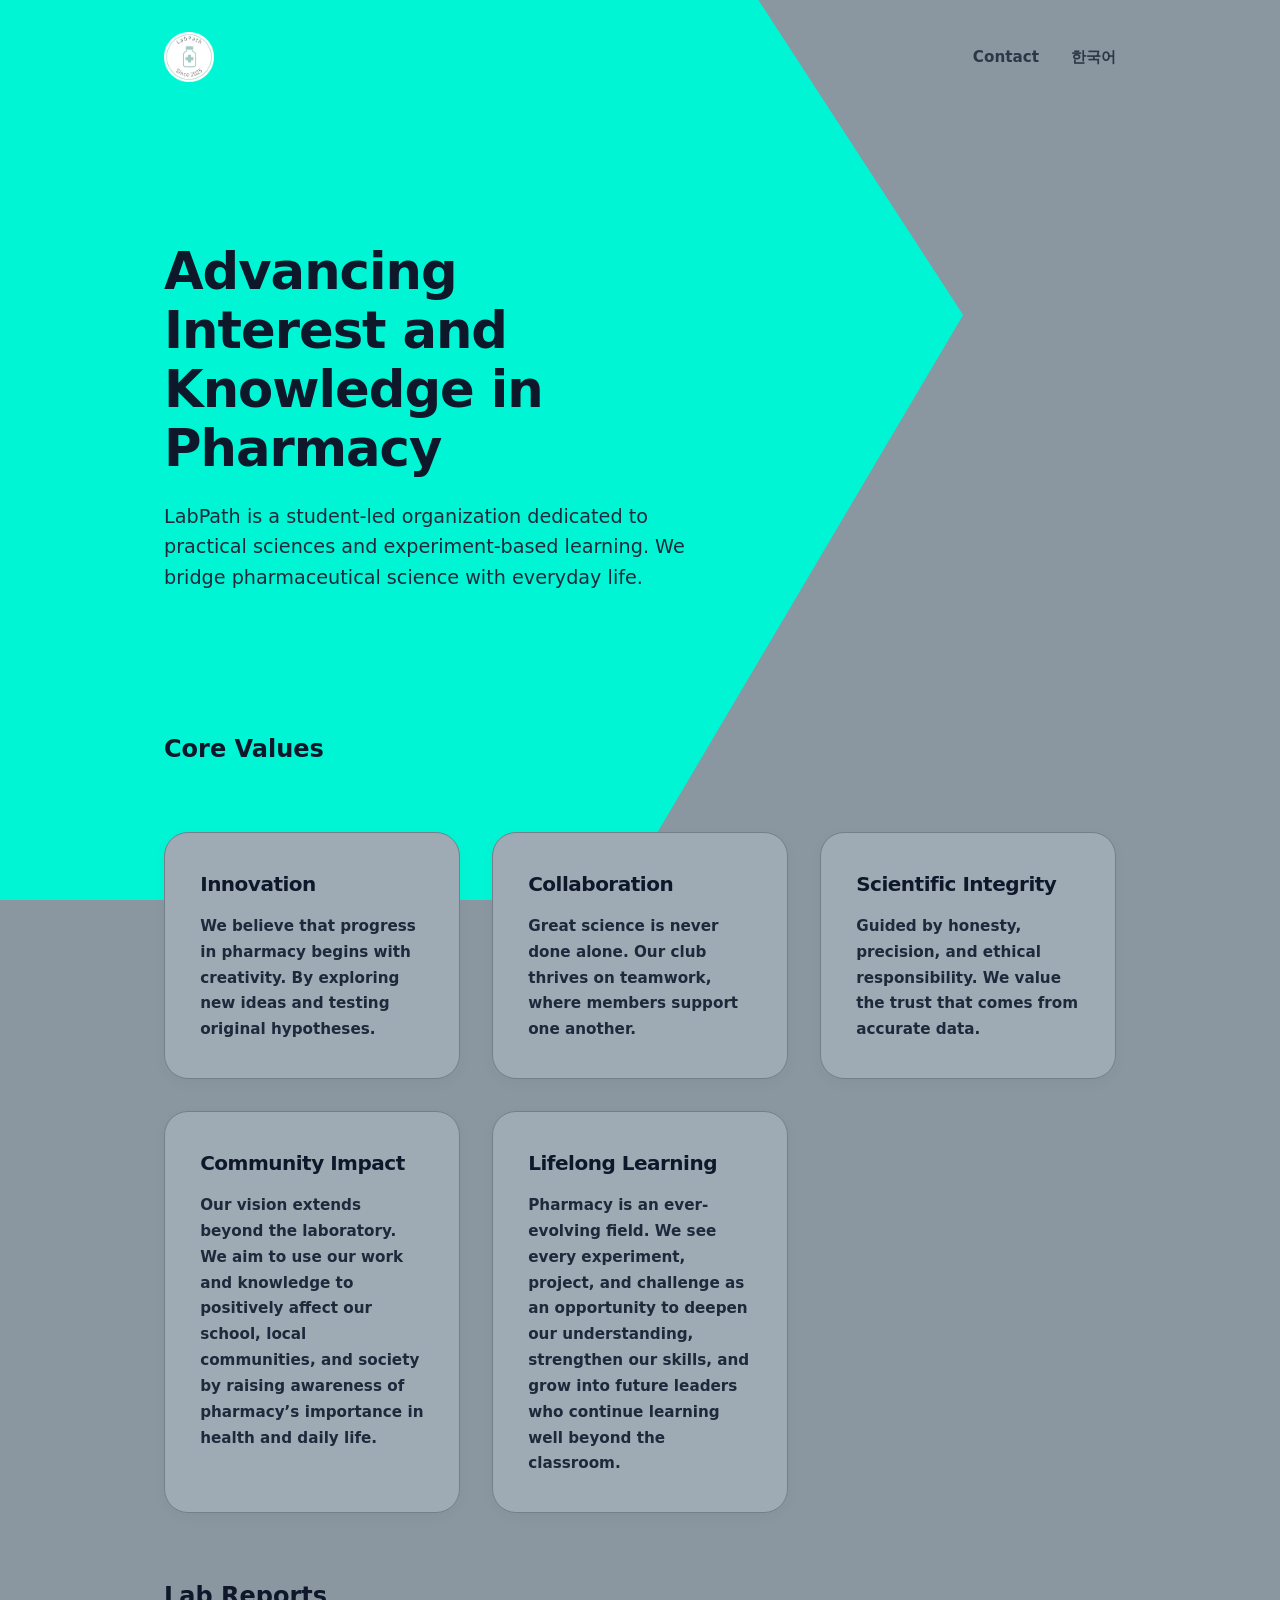
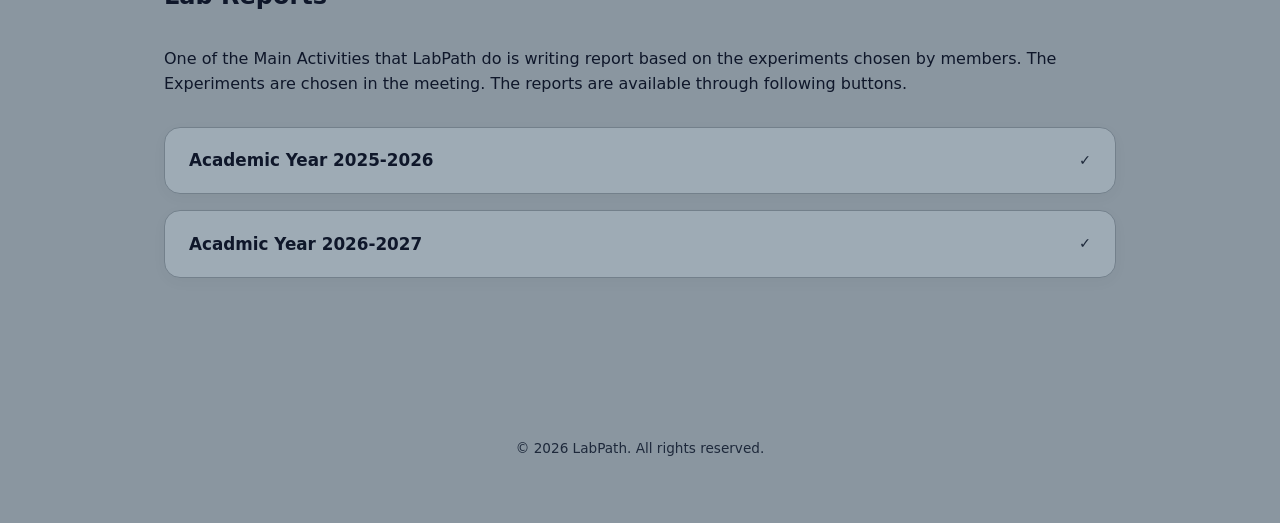
<file: index.html>
<!DOCTYPE html>
<html lang="ko">
<head>
    <meta charset="UTF-8">
    <meta name="viewport" content="width=device-width, initial-scale=1.0">
    <title>LabPath</title>
    <meta property="og:type" content="website">
    <meta property="og:image" content="https://labpathpharmacy.github.io/LabPath.webp" />
    <meta property="og:title" content="LabPath">
    <link rel="icon" type="image/x-icon" href="LabPath.webp" alt="LabPath Page">
    <meta property="og:description" content="Pharmacy Club consists of high school students">
    <meta name="description" content="Pharmacy Club consists of high school students.">
    <link rel="alternate icon" href="https://labpathpharamcy.github.io/LabPath.ico" type="image/x-icon">
    <link rel="icon" href="https://labpathpharmacy.github.io/Labpath.svg" type="image/svg+xml">
    <style>
        :root {
            --bg: #8a96a0;
            --txt: #0f172a; 
            --primary: #00f5d4; 
            --card-bg: #9eabb5; 
            --border: #73808b; 
            --muted: #1e293b;
            --left-fill: #00f5d4;
        }
        * { box-sizing: border-box; margin: 0; padding: 0; font-family: system-ui, sans-serif; }
        body { background: var(--bg) !important; color: var(--txt); line-height: 1.6; position: relative; overflow-x: hidden; min-height: 100vh; }
        .bg-graphic-container {
            position: fixed; top: 0; left: 0; width: 100vw; height: 100vh;
            z-index: -1; pointer-events: none; overflow: hidden;
        }
        .bg-graphic {
            width: 100%; height: 100%; display: block;
        }
        .container { max-width: 1000px; margin: 0 auto; padding: 0 1.5rem; position: relative; z-index: 10; }
        nav { display: flex; justify-content: space-between; align-items: center; padding: 2rem 0; }
        nav h1 { font-size: 1.35rem; font-weight: 800; letter-spacing: -0.5px; color: #0f172a; }
        nav h1 span { color: #009e86; } 
        nav ul { display: flex; list-style: none; gap: 2rem; }
        nav a { color: #2d3748; text-decoration: none; font-size: 0.95rem; font-weight: 600; transition: color 0.2s; }
        nav a:hover { color: #ffffff; }
        .hero { padding: 8rem 0 6rem; max-width: 530px; }
        .hero h2 { font-size: 3.2rem; font-weight: 800; line-height: 1.15; margin-bottom: 1.5rem; letter-spacing: -1px; color: #0f172a; }
        .hero p { color: #1e293b; font-size: 1.2rem; margin-bottom: 2.5rem; font-weight: 500; }
        .btn { display: inline-block; background: #0f172a; color: #ffffff; padding: 0.85rem 1.8rem; border-radius: 30px; text-decoration: none; font-weight: 600; transition: all 0.25s; border: none; }
        .btn:hover { background: #ffffff; color: #000; transform: translateY(-2px); box-shadow: 0 4px 20px rgba(0,0,0,0.2); }
        .grid { display: grid; grid-template-columns: repeat(auto-fit, minmax(280px, 1fr)); gap: 2rem; margin: 4rem 0; }
        .card { 
            background: var(--card-bg) !important; 
            border: 1px solid var(--border) !important; 
            padding: 2.2rem; 
            border-radius: 24px; 
            box-shadow: 0 4px 15px rgba(0,0,0,0.03); 
            transition: all 0.25s ease; 
        }
        .card:hover { 
            transform: translateY(-5px); 
            background: #ffffff !important; 
            border-color: #00f5d4 !important; 
            box-shadow: 0 12px 24px rgba(0,245,212,0.2); 
        }
        .card h3 { font-size: 1.25rem; margin-bottom: 0.85rem; letter-spacing: -0.5px; color: #0f172a; font-weight: 800; }
        .card p { font-size: 0.95rem; color: #1e293b; line-height: 1.7; font-weight: 600; }
        .faq-section { margin-bottom: 6rem; }  
        details {
            background: var(--card-bg) !important;
            border: 1px solid var(--border) !important;
            border-radius: 16px;
            margin-bottom: 1rem;
            padding: 0;
            overflow: hidden;
            box-shadow: 0 4px 15px rgba(0,0,0,0.03);
            transition: all 0.25s ease;
        }
        details:hover {
            border-color: #00f5d4 !important;
            box-shadow: 0 6px 18px rgba(0,245,212,0.1);
        }
        summary {
            padding: 1.2rem 1.5rem;
            font-weight: 700;
            font-size: 1.05rem;
            color: #0f172a;
            cursor: pointer;
            list-style: none;
            display: flex;
            justify-content: space-between;
            align-items: center;
            transition: background 0.2s;
        }
        summary:hover { background: rgba(255, 255, 255, 0.15); }
        summary::after {
            content: "✓"; 
            font-size: 0.9rem;
            color: #1e293b;
            font-weight: 900;
        }
        details[open] summary::after {
            color: #0f172a;
        }
        details[open] summary {
            background: rgba(0, 245, 212, 0.25);
            border-bottom: 1px solid var(--border);
        }
        .faq-content {
            padding: 1.2rem 1.5rem;
            font-size: 0.95rem;
            color: #1e293b;
            background: rgba(255, 255, 255, 0.5);
            font-weight: 500;
            display:flex;
            justify-content: center;
            gap:30px;
        }
         .f{
            width:15vw;
            height:7vw;
            border:none;
            border-radius:30px;
            background:rgba(255, 255, 255, 0.5);
            
        }
        @media (max-width:500px) {
            .f {
                width: 20vw;
                height:10vw;
            }
        }
        .f:hover {
            background:#00f5d4;   
        }
        footer { text-align: center; padding: 4rem 0; color: #1e293b; font-size: 0.85rem; font-weight: 500; }
    </style>
</head>
<body>
    <div class="bg-graphic-container">
        <svg class="bg-graphic" viewBox="0 0 1000 1000" preserveAspectRatio="none" xmlns="http://w3.org">
            <rect width="1000" height="1000" fill="#8a96a0" />
            <path d="M 0 0 L 590 0 L 750 350 L 480 1000 L 0 1000 Z" fill="var(--left-fill)" />
            <path d="M 590 0 L 750 350 L 480 1000" fill="none" stroke="#00f5d4" stroke-width="4.5" stroke-miterlimit="10" stroke-linecap="square"/>
        </svg>
    </div>
    <div class="container">
        <nav>
            <h1 style="display:flex;;"><img src="LabPath.webp" style="width:50px;height:50px; margin-right:2vw"></h1>
            <ul>
                <li><a href="https://docs.google.com/forms/d/e/1FAIpQLSdUo8A0MlQK2juJY_ryWIZAU2O4vNUacJST5PNRgIct8GRuCw/viewform">Contact</a></li>
                <li><a href="https://labpathpharmacy.github.io/kr/">한국어</a></li>
            </ul>
        </nav>
        <main>
            <section id="about" class="hero">
                <h2>Advancing Interest and Knowledge in Pharmacy</h2>
                <p>LabPath is a student-led organization dedicated to practical sciences and experiment-based learning. We bridge pharmaceutical science with everyday life.</p>
            </section>
            
            <section id="values">
                <h2>Core Values</h2>
                <div class="grid">
                    <div class="card">
                        <h3>Innovation</h3>
                        <p>We believe that progress in pharmacy begins with creativity. By exploring new ideas and testing original hypotheses.</p>
                    </div>
                    <div class="card">
                        <h3>Collaboration</h3>
                        <p>Great science is never done alone. Our club thrives on teamwork, where members support one another.</p>
                    </div>
                    <div class="card">
                        <h3>Scientific Integrity</h3>
                        <p>Guided by honesty, precision, and ethical responsibility. We value the trust that comes from accurate data.</p>
                    </div>
                    <div class="card">
                        <h3>Community Impact</h3>
                        <p>Our vision extends beyond the laboratory. We aim to use our work and knowledge to positively affect our school, local communities, and society by raising awareness of pharmacy’s importance in health and daily life.</p>
                    </div>
                    <div class="card">
                        <h3>Lifelong Learning</h3>
                        <p>Pharmacy is an ever-evolving field. We see every experiment, project, and challenge as an opportunity to deepen our understanding, strengthen our skills, and grow into future leaders who continue learning well beyond the classroom.</p>
                    </div>
                </div>
            </section>
            <section id="faq" class="faq-section">
                <h2>Lab Reports</h2>
                <p style="text-align:left; margin-top:30px; margin-bottom: 30px;">One of the Main Activities that LabPath do is writing report based on the experiments chosen by members. The Experiments are chosen in the meeting. The reports are available through following buttons.</p>
                <details>
                    <summary>Academic Year 2025-2026</summary>
                    <div class="faq-content">
                        <a href="https://online.fliphtml5.com/LabPath/fzef/"><button class="f">Step 1</button></a>
                        <a href="https://online.fliphtml5.com/LabPath/wvlh/"><button class="f">Step 2</button></a>
                        <a href="https://online.fliphtml5.com/LabPath/migt/"><button class="f">Step 3</button></a>
                    </div>
                </details>
                <details>
                    <summary>Acadmic Year 2026-2027</summary>
                    <div class="faq-content">
                        <a href="https://online.fliphtml5.com/LabPath/LabPath-Step4-final/"><button class="f">Step 4</button></a>
                    </div>
                </details>
            </section>
        </main>
        <footer>&copy; 2026 LabPath. All rights reserved.</footer>
    </div>
</body>
</html>
</file>
